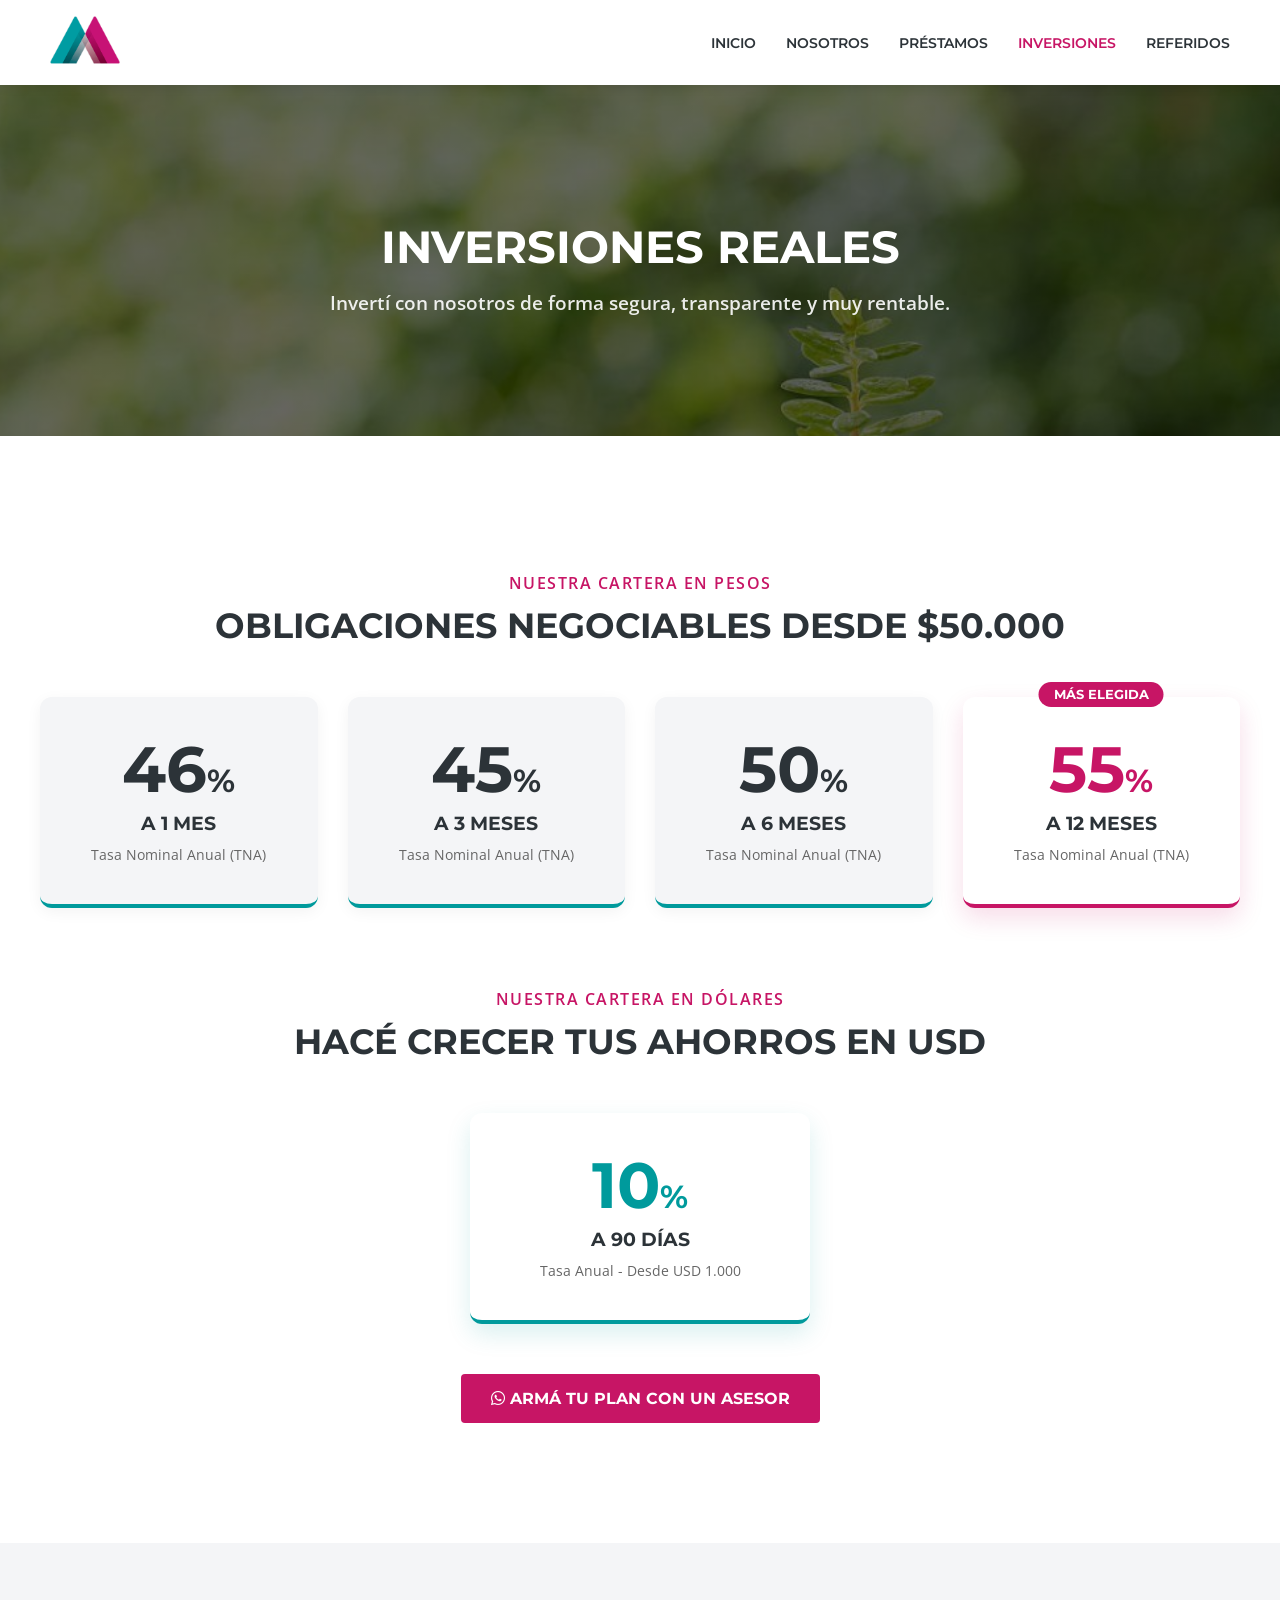
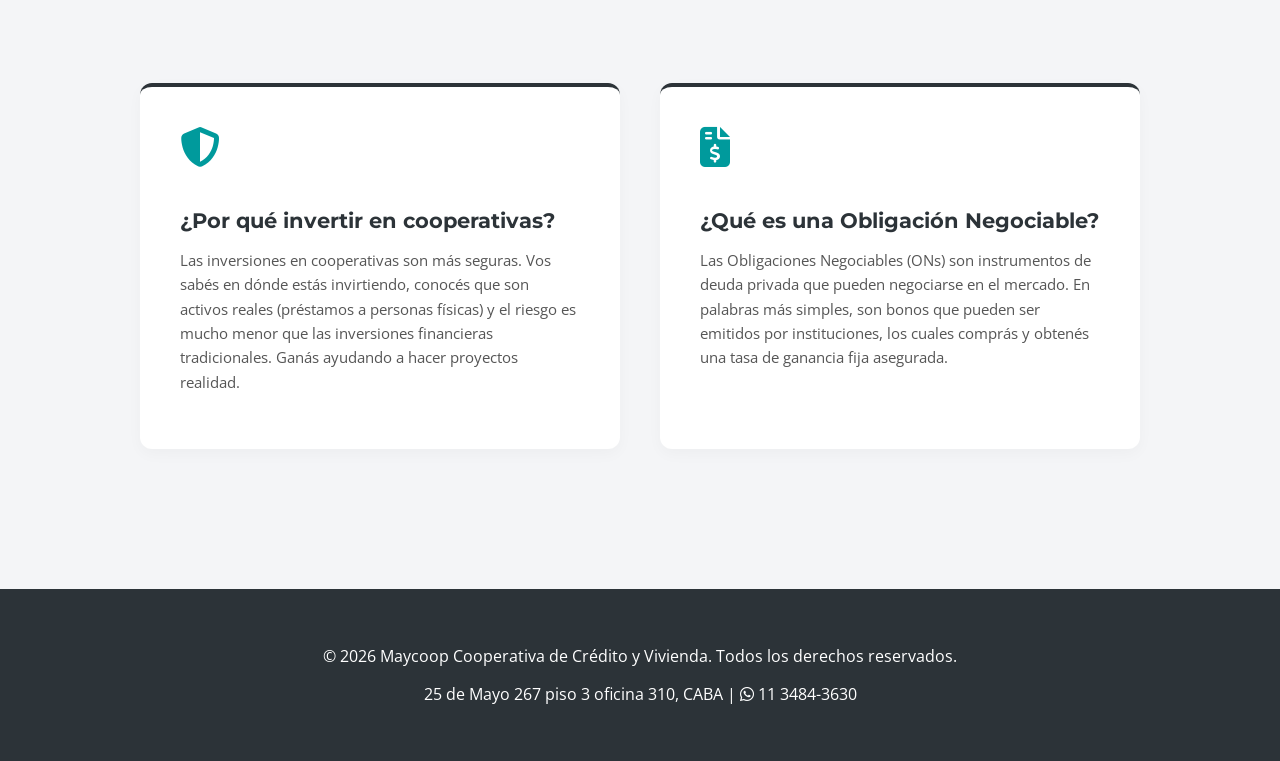
<file: inversiones.html>
<!DOCTYPE html>
<html lang="es">
<head>
    <meta charset="UTF-8">
    <meta name="viewport" content="width=device-width, initial-scale=1.0">
    <title>Inversiones | Maycoop Cooperativa</title>
    <meta name="description" content="Invertí en Maycoop de forma segura y transparente. Conocé nuestras Obligaciones Negociables en pesos y dólares con las mejores tasas de interés.">

    <link href="https://fonts.googleapis.com/css2?family=Montserrat:wght@400;600;700&family=Open+Sans:wght@400;600&display=swap" rel="stylesheet">
    <link rel="stylesheet" href="https://cdnjs.cloudflare.com/ajax/libs/font-awesome/6.4.0/css/all.min.css">
    <link rel="stylesheet" href="css/style.css">
    <link rel="icon" type="image/png" href="assets/icons/favicon.png">
</head>
<body>

<!-- MENÚ DE NAVEGACIÓN -->
<nav>

    <a href="index.html">
        <img src="assets/img/logo.png" alt="Logo Maycoop" class="logo-nav">
    </a>

    <!-- Botón Hamburguesa -->
    <button class="menu-toggle" aria-label="Abrir menú">
        <i class="fa-solid fa-bars"></i>
    </button>

    <div class="nav-links">
        <a href="index.html">Inicio</a>
        <a href="institucional.html">Nosotros</a>
        <a href="prestamos.html">Préstamos</a>
        <a href="inversiones.html" class="activo">Inversiones</a>
        <a href="referidos.html">Referidos</a>
    </div>

</nav>

<!-- CONTENIDO PRINCIPAL -->
<main>

    <!-- CABECERA DE PÁGINA -->
    <section class="cabecera-pagina fondo-inversiones">

        <div class="contenedor">
            <h1 class="titulo-pagina">INVERSIONES REALES</h1>
            <p class="subtitulo-pagina">Invertí con nosotros de forma segura, transparente y muy rentable.</p>
        </div>

    </section>

    <!-- SECCIÓN TASAS DE INTERÉS -->
    <section class="seccion-tasas">
        <div class="contenedor">

            <div class="cabecera-seccion">
                <h3 class="subtitulo-seccion">NUESTRA CARTERA EN PESOS</h3>
                <h2 class="titulo-seccion-centrado">OBLIGACIONES NEGOCIABLES DESDE $50.000</h2>
            </div>

            <div class="tasas-grid">

                <!-- Tarjeta 1 Mes -->
                <div class="tarjeta-tasa">
                    <div class="tasa-porcentaje">46<span>%</span></div>
                    <h4 class="tasa-tiempo">A 1 Mes</h4>
                    <p class="tasa-desc">Tasa Nominal Anual (TNA)</p>
                </div>

                <!-- Tarjeta 3 Meses -->
                <div class="tarjeta-tasa">
                    <div class="tasa-porcentaje">45<span>%</span></div>
                    <h4 class="tasa-tiempo">A 3 Meses</h4>
                    <p class="tasa-desc">Tasa Nominal Anual (TNA)</p>
                </div>

                <!-- Tarjeta 6 Meses -->
                <div class="tarjeta-tasa">
                    <div class="tasa-porcentaje">50<span>%</span></div>
                    <h4 class="tasa-tiempo">A 6 Meses</h4>
                    <p class="tasa-desc">Tasa Nominal Anual (TNA)</p>
                </div>

                <!-- Tarjeta 12 Meses -->
                <div class="tarjeta-tasa destaco-magenta">
                    <div class="etiqueta-destacado">MÁS ELEGIDA</div>
                    <div class="tasa-porcentaje">55<span>%</span></div>
                    <h4 class="tasa-tiempo">A 12 Meses</h4>
                    <p class="tasa-desc">Tasa Nominal Anual (TNA)</p>
                </div>

            </div>

            <!-- Cartera en Dólares -->
            <div class="cabecera-seccion margen-extra">
                <h3 class="subtitulo-seccion">NUESTRA CARTERA EN DÓLARES</h3>
                <h2 class="titulo-seccion-centrado">HACÉ CRECER TUS AHORROS EN USD</h2>
            </div>

            <div class="tasas-grid grid-centrado">

                <div class="tarjeta-tasa destaco-turquesa">
                    <div class="tasa-porcentaje">10<span>%</span></div>
                    <h4 class="tasa-tiempo">A 90 Días</h4>
                    <p class="tasa-desc">Tasa Anual - Desde USD 1.000</p>

                </div>

            </div>

            <!-- Boton WhatsApp -->
            <div class="boton-centrado">
                <a href="#" class="btn-principal btn-whatsapp-inversiones"><i class="fa-brands fa-whatsapp"></i> Armá tu plan con un asesor</a>
            </div>

        </div>
    </section>

    <!-- SECCIÓN EDUCACIÓN FINANCIERA -->
    <section class="seccion-educacion">

        <div class="contenedor">
            <div class="educacion-grid">

                <div class="caja-info">
                    <i class="fa-solid fa-shield-halved icono-info"></i>
                    <h3>¿Por qué invertir en cooperativas?</h3>
                    <p>Las inversiones en cooperativas son más seguras. Vos sabés en dónde estás invirtiendo, conocés que son activos reales (préstamos a personas físicas) y el riesgo es mucho menor que las inversiones financieras tradicionales. Ganás ayudando a hacer proyectos realidad.</p>
                </div>

                <div class="caja-info">
                    <i class="fa-solid fa-file-invoice-dollar icono-info"></i>
                    <h3>¿Qué es una Obligación Negociable?</h3>
                    <p>Las Obligaciones Negociables (ONs) son instrumentos de deuda privada que pueden negociarse en el mercado. En palabras más simples, son bonos que pueden ser emitidos por instituciones, los cuales comprás y obtenés una tasa de ganancia fija asegurada.</p>
                </div>

            </div>
        </div>

    </section>

</main>

<!-- FOOTER -->
<footer>
    <p>&copy; <span id="anio-actual"></span> Maycoop Cooperativa de Crédito y Vivienda. Todos los derechos reservados.</p>
    <p><span class="dato-direccion"></span> | <i class="fa-brands fa-whatsapp"></i> <span class="dato-tel-comercial"></span></p>
</footer>

<!-- JS -->
<script src="js/constantes.js"></script>
<script src="js/logica.js"></script>
</body>
</html>
</file>
<file: css/style.css>
/* ==========================================================================
   VARIABLES Y CONFIGURACIÓN GENERAL
   ========================================================================== */

:root {
    --turquesa: #009A9C;     /* Lado izquierdo del logo */
    --magenta: #C71565;      /* Lado derecho del logo y botones */
    --gris-carbon: #2C3338;  /* Footer y textos fuertes */
    --gris-claro: #F4F5F7;   /* Fondos secundarios */
    --blanco: #FFFFFF;
}

body, html {
    margin: 0;
    padding: 0;
    font-family: 'Open Sans', sans-serif;
    color: var(--gris-carbon);
    background-color: var(--blanco);
    scroll-behavior: smooth;
    overflow-x: hidden;
}

h1, h2, h3, h4, h5, h6 {
    font-family: 'Montserrat', sans-serif;
    font-weight: 700;
}

main {
    margin-top: 80px; /* Margen superior para que el menú fijo no tape el contenido */
}

.contenedor {
    max-width: 1200px;
    margin: 0 auto;
    padding: 60px 20px;
}

/* --- Títulos y Cabeceras Centrales Reutilizables --- */

.cabecera-seccion {
    text-align: center;
    margin-bottom: 50px;
}

.subtitulo-seccion {
    color: var(--magenta);
    font-family: 'Open Sans', sans-serif;
    font-weight: 600;
    letter-spacing: 1.5px;
    text-transform: uppercase;
    margin-bottom: 10px;
    font-size: 1rem;
}

.titulo-seccion {
    font-size: 1.5rem;
    color: var(--turquesa);
    margin-bottom: 30px;
    line-height: 1.4;
}

.titulo-seccion span {
    color: var(--gris-carbon);
    font-size: 2rem;
}

.titulo-seccion-centrado {
    font-size: 2.2rem;
    color: var(--gris-carbon);
    margin-top: 0;
}

/* ==========================================================================
   COMPONENTES COMPARTIDOS
   ========================================================================== */

/* --- Barra de Navegación --- */

nav {
    position: fixed;
    top: 0;
    width: 100%;
    background-color: var(--blanco);
    box-shadow: 0 2px 10px rgba(0,0,0,0.1);
    display: flex;
    justify-content: space-between;
    align-items: center;
    padding: 15px 50px;
    box-sizing: border-box;
    z-index: 1000;
}

.nav-links {
    display: flex;
    gap: 30px;
}

.nav-links a {
    text-decoration: none;
    color: var(--gris-carbon);
    font-family: 'Montserrat', sans-serif;
    font-weight: 600;
    font-size: 0.9rem;
    text-transform: uppercase;
    transition: color 0.3s;
}

.nav-links a:hover, .nav-links a.activo {
    color: var(--magenta);
}

.logo-nav {
    height: 50px;
    width: auto;
}

/* Ocultar botón hamburguesa en PC */
.menu-toggle {
    display: none;
    background: none;
    border: none;
    font-size: 1.8rem;
    color: var(--turquesa);
    cursor: pointer;
}

/* --- Cabeceras de Páginas Internas --- */

.cabecera-pagina {
    background-color: var(--turquesa);
    color: var(--blanco);
    text-align: center;
    padding: 80px 20px 60px;

    /* Efecto Parallax para todas */
    background-size: cover;
    background-position: center;
    background-repeat: no-repeat;
    background-attachment: fixed;
}

/* --- Fondos específicos para cada página (con el efecto oscurito) --- */
.fondo-nosotros {
    background-image: linear-gradient(rgba(0, 0, 0, 0.6), rgba(0, 0, 0, 0.6)), url('../assets/img/foto-nosotros.jpg');
}

.fondo-prestamos {
    background-image: linear-gradient(rgba(0, 0, 0, 0.6), rgba(0, 0, 0, 0.6)), url('../assets/img/foto-prestamos.png');
}

.fondo-inversiones {
    background-image: linear-gradient(rgba(0, 0, 0, 0.6), rgba(0, 0, 0, 0.6)), url('../assets/img/foto-inversiones.jpg');
}

.fondo-referidos {
    background-image: linear-gradient(rgba(0, 0, 0, 0.6), rgba(0, 0, 0, 0.6)), url('../assets/img/foto-referidos.jpg');
}

.titulo-pagina {
    font-size: 2.8rem;
    margin: 0 0 15px 0;
    text-transform: uppercase;
}

.subtitulo-pagina {
    font-family: 'Open Sans', sans-serif;
    font-size: 1.2rem;
    font-weight: 600;
    margin: 0;
    opacity: 0.9;
}

/* --- Botones --- */

.btn-principal {
    background-color: var(--magenta);
    color: var(--blanco);
    padding: 15px 30px;
    text-decoration: none;
    font-family: 'Montserrat', sans-serif;
    font-weight: 700;
    font-size: 1rem;
    border-radius: 4px;
    border: none;
    cursor: pointer;
    transition: background-color 0.3s, transform 0.2s;
    text-transform: uppercase;
    display: inline-block;
}

.btn-principal:hover {
    background-color: #A01050;
    transform: scale(1.02);
}

.btn-ancho-completo {
    width: 100%;
    text-align: center;
    box-sizing: border-box;
}

.boton-centrado {
    text-align: center;
    margin-top: 50px;
}

/* --- Footer --- */

footer {
    background-color: var(--gris-carbon);
    color: var(--blanco);
    text-align: center;
    padding: 40px 20px;
}

/* ==========================================================================
   PÁGINA: INICIO (index.html)
   ========================================================================== */

/* --- Sección: Hero --- */

.hero {
    background: linear-gradient(135deg, rgba(0, 154, 156, 0.8), rgba(199, 21, 101, 0.8)), url('../assets/img/foto-hero.jpg') center/cover;
    padding: 150px 20px;
    text-align: center;
    color: var(--blanco);
}

.hero-subtitulo {
    font-family: 'Open Sans', sans-serif;
    font-weight: 600;
    letter-spacing: 2px;
    margin-bottom: 20px;
}

.hero-titulo {
    font-size: 3.5rem;
    margin: 0 0 40px 0;
}

/* --- Sección: Calculadora --- */

.calculadora-grid {
    display: flex;
    flex-wrap: wrap;
    gap: 50px;
    align-items: center;
}

.caja-simulador {
    flex: 1;
    min-width: 300px;
    background-color: var(--gris-claro);
    padding: 40px;
    border-radius: 12px;
    box-shadow: 0 4px 15px rgba(0,0,0,0.05);
}

.botones-opciones {
    display: flex;
    gap: 10px;
    margin-bottom: 25px;
}

.btn-opcion {
    flex: 1;
    padding: 10px;
    border: 2px solid var(--turquesa);
    background-color: transparent;
    color: var(--turquesa);
    font-family: 'Montserrat', sans-serif;
    font-weight: 600;
    border-radius: 6px;
    cursor: pointer;
    transition: all 0.3s ease;
}

.btn-opcion:hover, .btn-opcion.activo {
    background-color: var(--turquesa);
    color: var(--blanco);
}

.resultado-cuota {
    text-align: center;
    margin: 30px 0;
    padding: 20px;
    background-color: var(--blanco);
    border-radius: 8px;
    border-left: 5px solid var(--magenta);
}

.resultado-cuota h3 {
    font-size: 2.5rem;
    color: var(--magenta);
    margin: 10px 0;
}

.resultado-cuota small {
    font-size: 0.75rem;
    color: #777;
}

/* --- Sección: Beneficios (Lista) --- */

.caja-beneficios {
    flex: 1;
    min-width: 300px;
}

.lista-beneficios {
    list-style: none;
    padding: 0;
    margin: 0;
}

.lista-beneficios li {
    font-size: 1.1rem;
    margin-bottom: 20px;
    display: flex;
    align-items: center;
    gap: 15px;
}

.lista-beneficios li i {
    color: var(--magenta);
    font-size: 1.5rem;
}

/* --- Sección: 5 Pasos --- */

.seccion-pasos {
    background-color: var(--blanco);
    border-top: 1px solid #eaeaea;
}

.pasos-grid {
    display: flex;
    flex-wrap: wrap;
    gap: 20px;
    justify-content: center;
}

.paso-item {
    flex: 1;
    min-width: 180px;
    max-width: 220px;
    text-align: center;
    padding: 15px;
}

.paso-numero {
    width: 65px;
    height: 65px;
    background-color: var(--turquesa);
    color: var(--blanco);
    font-family: 'Montserrat', sans-serif;
    font-size: 1.8rem;
    font-weight: 700;
    border-radius: 50%;
    display: flex;
    align-items: center;
    justify-content: center;
    margin: 0 auto 20px auto;
    box-shadow: 0 4px 10px rgba(0, 154, 156, 0.3);
}

.paso-titulo {
    color: var(--gris-carbon);
    font-size: 1.2rem;
    margin-bottom: 10px;
}

.paso-texto {
    font-size: 0.95rem;
    color: #666;
    line-height: 1.5;
}

/* --- Sección: Testimonios --- */

.seccion-testimonios {
    background-color: var(--gris-claro);
    padding-bottom: 80px;
}

.testimonios-grid {
    display: grid;
    grid-template-columns: repeat(4, 1fr);
    gap: 30px;
    margin-top: 40px;
    overflow-x: auto;
    scroll-snap-type: x mandatory;
    scroll-behavior: smooth;
    padding-bottom: 20px;
}

.testimonios-grid::-webkit-scrollbar {
    display: none;
}

.testimonios-grid {
    -ms-overflow-style: none;
    scrollbar-width: none;
}

.testimonio-card {
    background-color: var(--blanco);
    padding: 30px 20px;
    border-radius: 12px;
    box-shadow: 0 5px 15px rgba(0,0,0,0.05);
    text-align: center;
    display: flex;
    flex-direction: column;
    justify-content: space-between;
    transition: transform 0.3s ease;
    scroll-snap-align: start;
}

.testimonio-card:hover {
    transform: translateY(-5px);
}

.estrellas {
    color: #FFD700;
    margin-bottom: 15px;
    font-size: 0.9rem;
}

.testimonio-texto {
    font-style: italic;
    color: #555;
    font-size: 0.95rem;
    line-height: 1.6;
    margin-bottom: 20px;
    flex-grow: 1;
}

.testimonio-autor h4 {
    color: var(--turquesa);
    margin: 0 0 5px 0;
    font-size: 1.1rem;
}

.testimonio-autor span {
    color: var(--gris-carbon);
    font-size: 0.85rem;
    font-weight: 600;
    text-transform: uppercase;
}

/* ==========================================================================
   PÁGINA: PRÉSTAMOS (prestamos.html)
   (NOTA: Los estilos de formulario se reciclan en Referidos y Contacto)
   ========================================================================== */

.seccion-formulario {
    background-color: var(--gris-claro);
    padding-bottom: 80px;
}

/* --- Banner Beneficios --- */

.banner-beneficios {
    display: flex;
    justify-content: center;
    flex-wrap: wrap;
    gap: 30px;
    background-color: var(--blanco);
    padding: 20px 40px;
    border-radius: 8px;
    box-shadow: 0 4px 15px rgba(0,0,0,0.05);
    margin: -30px auto 50px auto;
    max-width: 900px;
}

.beneficio-item {
    font-family: 'Montserrat', sans-serif;
    font-weight: 600;
    color: var(--gris-carbon);
    display: flex;
    align-items: center;
    gap: 10px;
}

.beneficio-item i {
    color: var(--magenta);
    font-size: 1.3rem;
}

/* --- Formularios Modulares --- */

.caja-formulario {
    background-color: var(--blanco);
    padding: 50px;
    border-radius: 12px;
    box-shadow: 0 5px 20px rgba(0,0,0,0.03);
    max-width: 1000px;
    margin: 0 auto;
}

.formulario-prestamo {
    margin-top: 40px;
}

.form-grid {
    display: grid;
    grid-template-columns: 1fr 1fr;
    gap: 40px;
}

.form-titulo-columna {
    color: var(--turquesa);
    font-size: 1.2rem;
    margin-bottom: 25px;
    border-bottom: 2px solid var(--gris-claro);
    padding-bottom: 10px;
    display: flex;
    align-items: center;
    gap: 10px;
}

.form-grupo {
    margin-bottom: 20px;
    display: flex;
    flex-direction: column;
}

.form-grupo label {
    font-weight: 600;
    margin-bottom: 8px;
    font-size: 0.9rem;
    color: var(--gris-carbon);
}

.form-grupo input,
.form-grupo select {
    padding: 12px 15px;
    border: 1px solid #ccc;
    border-radius: 6px;
    font-family: 'Open Sans', sans-serif;
    font-size: 1rem;
    transition: border-color 0.3s;
}

.form-grupo input:focus,
.form-grupo select:focus {
    outline: none;
    border-color: var(--turquesa);
}

.form-grupo-completo {
    margin-top: 30px;
    padding-top: 30px;
    border-top: 1px solid var(--gris-claro);
}

.checkbox-container {
    display: flex;
    align-items: flex-start;
    gap: 10px;
    font-size: 0.9rem;
    color: #555;
    cursor: pointer;
}

.checkbox-container input {
    margin-top: 4px;
}

.text-center {
    text-align: center;
}

/* ==========================================================================
    PÁGINA: INVERSIONES (inversiones.html)
   ========================================================================== */

/* --- Sección: Tasas de Interés --- */

.seccion-tasas {
    background-color: var(--blanco);
    padding: 60px 0;
}

.margen-extra {
    margin-top: 80px;
}

.tasas-grid {
    display: grid;
    grid-template-columns: repeat(auto-fit, minmax(220px, 1fr));
    gap: 30px;
    margin-top: 40px;
}

.grid-centrado {
    display: flex;
    justify-content: center;
}

.tarjeta-tasa {
    background-color: var(--gris-claro);
    border-radius: 12px;
    padding: 40px 20px;
    text-align: center;
    box-shadow: 0 4px 15px rgba(0,0,0,0.05);
    position: relative;
    transition: transform 0.3s ease;
    border-bottom: 4px solid var(--turquesa);
}

.tarjeta-tasa:hover {
    transform: translateY(-10px);
}

.tarjeta-tasa.destaco-magenta {
    border-bottom: 4px solid var(--magenta);
    background-color: var(--blanco);
    box-shadow: 0 10px 25px rgba(199, 21, 101, 0.15);
}

.tarjeta-tasa.destaco-turquesa {
    min-width: 300px;
    background-color: var(--blanco);
    box-shadow: 0 10px 25px rgba(0, 154, 156, 0.15);
}

.etiqueta-destacado {
    position: absolute;
    top: -15px;
    left: 50%;
    transform: translateX(-50%);
    background-color: var(--magenta);
    color: var(--blanco);
    padding: 5px 15px;
    border-radius: 20px;
    font-size: 0.8rem;
    font-weight: 700;
    font-family: 'Montserrat', sans-serif;
    white-space: nowrap;
}

.tasa-porcentaje {
    font-size: 4rem;
    font-family: 'Montserrat', sans-serif;
    font-weight: 700;
    color: var(--gris-carbon);
    line-height: 1;
    margin-bottom: 10px;
}

.tarjeta-tasa.destaco-magenta .tasa-porcentaje {
    color: var(--magenta);
}

.tarjeta-tasa.destaco-turquesa .tasa-porcentaje {
    color: var(--turquesa);
}

.tasa-porcentaje span {
    font-size: 2rem;
}

.tasa-tiempo {
    font-size: 1.2rem;
    color: var(--gris-carbon);
    margin: 10px 0;
    text-transform: uppercase;
}

.tasa-desc {
    font-size: 0.9rem;
    color: #666;
    margin: 0;
}

/* --- Sección: Educación Financiera --- */

.seccion-educacion {
    background-color: var(--gris-claro);
    padding: 80px 20px;
}

.educacion-grid {
    display: grid;
    grid-template-columns: repeat(auto-fit, minmax(300px, 1fr));
    gap: 40px;
    max-width: 1000px;
    margin: 0 auto;
}

.caja-info {
    background-color: var(--blanco);
    padding: 40px;
    border-radius: 12px;
    box-shadow: 0 5px 15px rgba(0,0,0,0.03);
    border-top: 4px solid var(--gris-carbon);
}

.icono-info {
    font-size: 2.5rem;
    color: var(--turquesa);
    margin-bottom: 20px;
}

.caja-info h3 {
    color: var(--gris-carbon);
    font-size: 1.3rem;
    margin-bottom: 15px;
}

.caja-info p {
    color: #555;
    line-height: 1.6;
    font-size: 0.95rem;
}

/* ==========================================================================
   PÁGINA: REFERIDOS (referidos.html)
   ========================================================================== */

.pasos-sin-borde {
    border-top: none;
    padding-top: 60px;
}

.fondo-blanco-extra {
    background-color: var(--blanco);
    padding-top: 20px;
}

.caja-ayuda-referido {
    background-color: rgba(0, 154, 156, 0.1);
    border-left: 4px solid var(--turquesa);
    padding: 20px;
    border-radius: 0 8px 8px 0;
    margin-top: 30px;
    display: flex;
    align-items: flex-start;
    gap: 15px;
}

.caja-ayuda-referido i {
    color: var(--turquesa);
    font-size: 1.5rem;
    margin-top: 2px;
}

.caja-ayuda-referido p {
    margin: 0;
    font-size: 0.9rem;
    color: var(--gris-carbon);
    line-height: 1.5;
}

/* ==========================================================================
   PÁGINA: INSTITUCIONAL (institucional.html)
   ========================================================================== */

/* --- Sección: Nosotros --- */

.seccion-nosotros {
    background-color: var(--blanco);
    padding: 60px 0;
}

.nosotros-grid {
    display: grid;
    grid-template-columns: repeat(auto-fit, minmax(300px, 1fr));
    gap: 40px;
    margin-bottom: 50px;
}

.caja-proposito {
    text-align: center;
    padding: 30px;
    background-color: var(--gris-claro);
    border-radius: 12px;
}

.icono-proposito {
    font-size: 3rem;
    color: var(--magenta);
    margin-bottom: 20px;
}

.valores-contenedor {
    text-align: center;
    border-top: 1px solid #eaeaea;
    padding-top: 40px;
}

.titulo-valores {
    color: var(--turquesa);
    font-size: 1.5rem;
    margin-bottom: 30px;
}

.valores-grid {
    display: flex;
    justify-content: center;
    flex-wrap: wrap;
    gap: 15px;
}

.valor-item {
    background-color: var(--gris-claro);
    padding: 10px 20px;
    border-radius: 30px;
    font-weight: 600;
    color: var(--gris-carbon);
    display: flex;
    align-items: center;
    gap: 10px;
}

.valor-item i {
    color: var(--turquesa);
}

/* --- Sección: Bolsa de Trabajo --- */

.seccion-empleo {
    background-color: var(--gris-claro);
    padding: 60px 0;
}

.caja-empleo {
    max-width: 800px;
    margin: 0 auto;
    text-align: center;
}

.texto-empleo {
    font-size: 1.1rem;
    color: #555;
    margin-bottom: 30px;
}

.alerta-sin-ofertas {
    background-color: var(--blanco);
    padding: 30px;
    border-radius: 8px;
    border: 2px dashed #ccc;
    color: #777;
}

.alerta-sin-ofertas i {
    font-size: 2rem;
    margin-bottom: 15px;
    color: #ccc;
}

/* --- Sección: FAQs (Preguntas Frecuentes) --- */

.seccion-faqs {
    background-color: var(--blanco);
    padding: 80px 0;
}

.faq-contenedor {
    max-width: 800px;
    margin: 0 auto;
}

.faq-item {
    margin-bottom: 15px;
    border: 1px solid #eaeaea;
    border-radius: 8px;
    overflow: hidden;
}

.faq-pregunta {
    width: 100%;
    background-color: var(--blanco);
    color: var(--gris-carbon);
    font-family: 'Montserrat', sans-serif;
    font-weight: 600;
    font-size: 1.05rem;
    padding: 20px;
    border: none;
    text-align: left;
    cursor: pointer;
    display: flex;
    justify-content: space-between;
    align-items: center;
    transition: background-color 0.3s;
}

.faq-pregunta:hover {
    background-color: var(--gris-claro);
}

.faq-pregunta i {
    color: var(--turquesa);
    transition: transform 0.3s;
}

.faq-respuesta {
    background-color: var(--blanco);
    padding: 0 20px 20px 20px;
    display: none;
}

/* --- Sección: Contacto --- */

.seccion-contacto {
    background-color: var(--gris-carbon);
    color: var(--blanco);
    padding: 80px 0;
}

.contacto-grid {
    display: grid;
    grid-template-columns: 1fr 1fr;
    gap: 60px;
    align-items: center;
}

.titulo-contacto {
    font-size: 2.5rem;
    color: var(--turquesa);
    margin-top: 0;
}

.texto-contacto {
    font-size: 1.1rem;
    opacity: 0.9;
    margin-bottom: 40px;
}

.lista-directorios {
    display: flex;
    flex-direction: column;
    gap: 25px;
}

.directorio-item {
    display: flex;
    align-items: center;
    gap: 20px;
}

.directorio-item i {
    font-size: 1.8rem;
    color: var(--magenta);
}

.directorio-item h4 {
    margin: 0 0 5px 0;
    font-family: 'Open Sans', sans-serif;
    font-size: 0.9rem;
    opacity: 0.7;
    text-transform: uppercase;
}

.directorio-item span {
    font-size: 1.2rem;
    font-weight: 600;
}

.form-contacto-rapido {
    padding: 40px;
    margin: 0;
}

.textarea-contacto {
    padding: 12px 15px;
    border: 1px solid #ccc;
    border-radius: 6px;
    font-family: 'Open Sans', sans-serif;
    font-size: 1rem;
    transition: border-color 0.3s;
    resize: vertical;
    width: 100%;
    box-sizing: border-box;
}

.textarea-contacto:focus {
    outline: none;
    border-color: var(--turquesa);
}

.btn-margen-top {
    margin-top: 15px;
}

/* ==========================================================================
   MEDIA QUERIES (Diseño Responsivo / Celulares)
   ========================================================================== */

@media (max-width: 768px) {
    /* --- Navegación --- */
    .menu-toggle {
        display: block; /* Mostramos el botón */
    }

    .nav-links {
        display: flex;
        flex-direction: column;
        position: absolute;
        top: 80px; /* Justo debajo del nav */
        left: 0;
        width: 100%;
        background-color: var(--blanco);
        box-shadow: 0 4px 10px rgba(0,0,0,0.1);
        text-align: center;
        gap: 15px;

        /* --- Magia para el efecto suave --- */
        max-height: 0;
        opacity: 0;
        overflow: hidden;
        visibility: hidden;
        padding: 0;
        transition: max-height 0.4s ease, opacity 0.4s ease, padding 0.4s ease, visibility 0.4s;
    }

    .nav-links.mostrar {
        max-height: 400px; /* Altura suficiente para mostrar */
        opacity: 1;
        visibility: visible;
        padding: 20px 0;
    }

    /* --- General y Textos --- */
    .hero-titulo {
        font-size: 2.2rem;
    }

    .titulo-seccion span {
        font-size: 1.5rem;
    }

    .titulo-pagina {
        font-size: 2rem;
    }

    /* --- Ajustes de Secciones y Grillas --- */
    .calculadora-grid,
    .nosotros-grid,
    .educacion-grid {
        flex-direction: column;
    }

    .caja-simulador, .caja-beneficios {
        width: 100%;
    }

    /* --- Carrusel Testimonios (Móvil) --- */
    .testimonios-grid {
        display: flex; /* Cambiamos a flex para que no se trabe */
        flex-wrap: nowrap;
        overflow-x: auto;
        scroll-snap-type: x mandatory;
        -webkit-overflow-scrolling: touch; /* Habilita el arrastre fluido con el dedo en iOS/Android */
        gap: 20px;
        padding-bottom: 20px;
        scrollbar-width: none; /* Oculta la barrita de scroll en Firefox */
    }

    .testimonios-grid::-webkit-scrollbar {
        display: none; /* Oculta la barrita de scroll en Chrome/Safari */
    }

    .testimonio-card {
        flex: 0 0 85vw; /* Cada tarjeta ocupa el 85% del ancho de la pantalla */
        scroll-snap-align: center; /* Hace un efecto imán en el centro al deslizar */
        box-sizing: border-box; /* <--- Esta es la línea mágica que centra */
        padding: 30px 15px; /* Achicamos un pelín el relleno lateral para que el texto respire mejor en móviles */
    }

    /* --- Formularios --- */
    .form-grid {
        grid-template-columns: 1fr;
        gap: 20px;
    }

    .caja-formulario {
        padding: 30px 20px;
    }

    .banner-beneficios {
        flex-direction: column;
        align-items: center;
        text-align: center;
    }

    /* Ajustes específicos de Contacto */
    .contacto-grid {
        grid-template-columns: 1fr;
    }

    /* --- Ajuste Calculadora Móvil --- */
    .caja-simulador {
        min-width: 100%; /* Le saca el bloqueo de los 300px */
        padding: 30px 15px; /* Menos relleno a los costados */
        box-sizing: border-box; /* Obliga a que el padding no sume ancho extra */
    }

    .botones-opciones {
        flex-wrap: wrap; /* Si la pantalla es muy muy chica, los botones bajan de línea */
    }

    .btn-opcion {
        padding: 10px 5px;
        font-size: 0.9rem; /* Letra penitas más chica */
    }

    /* --- Arreglo del fondo en Celulares --- */
    .cabecera-pagina {
        background-attachment: scroll; /* Desactiva el parallax y arregla el súper zoom */
        background-position: center center;
    }
}
</file>
